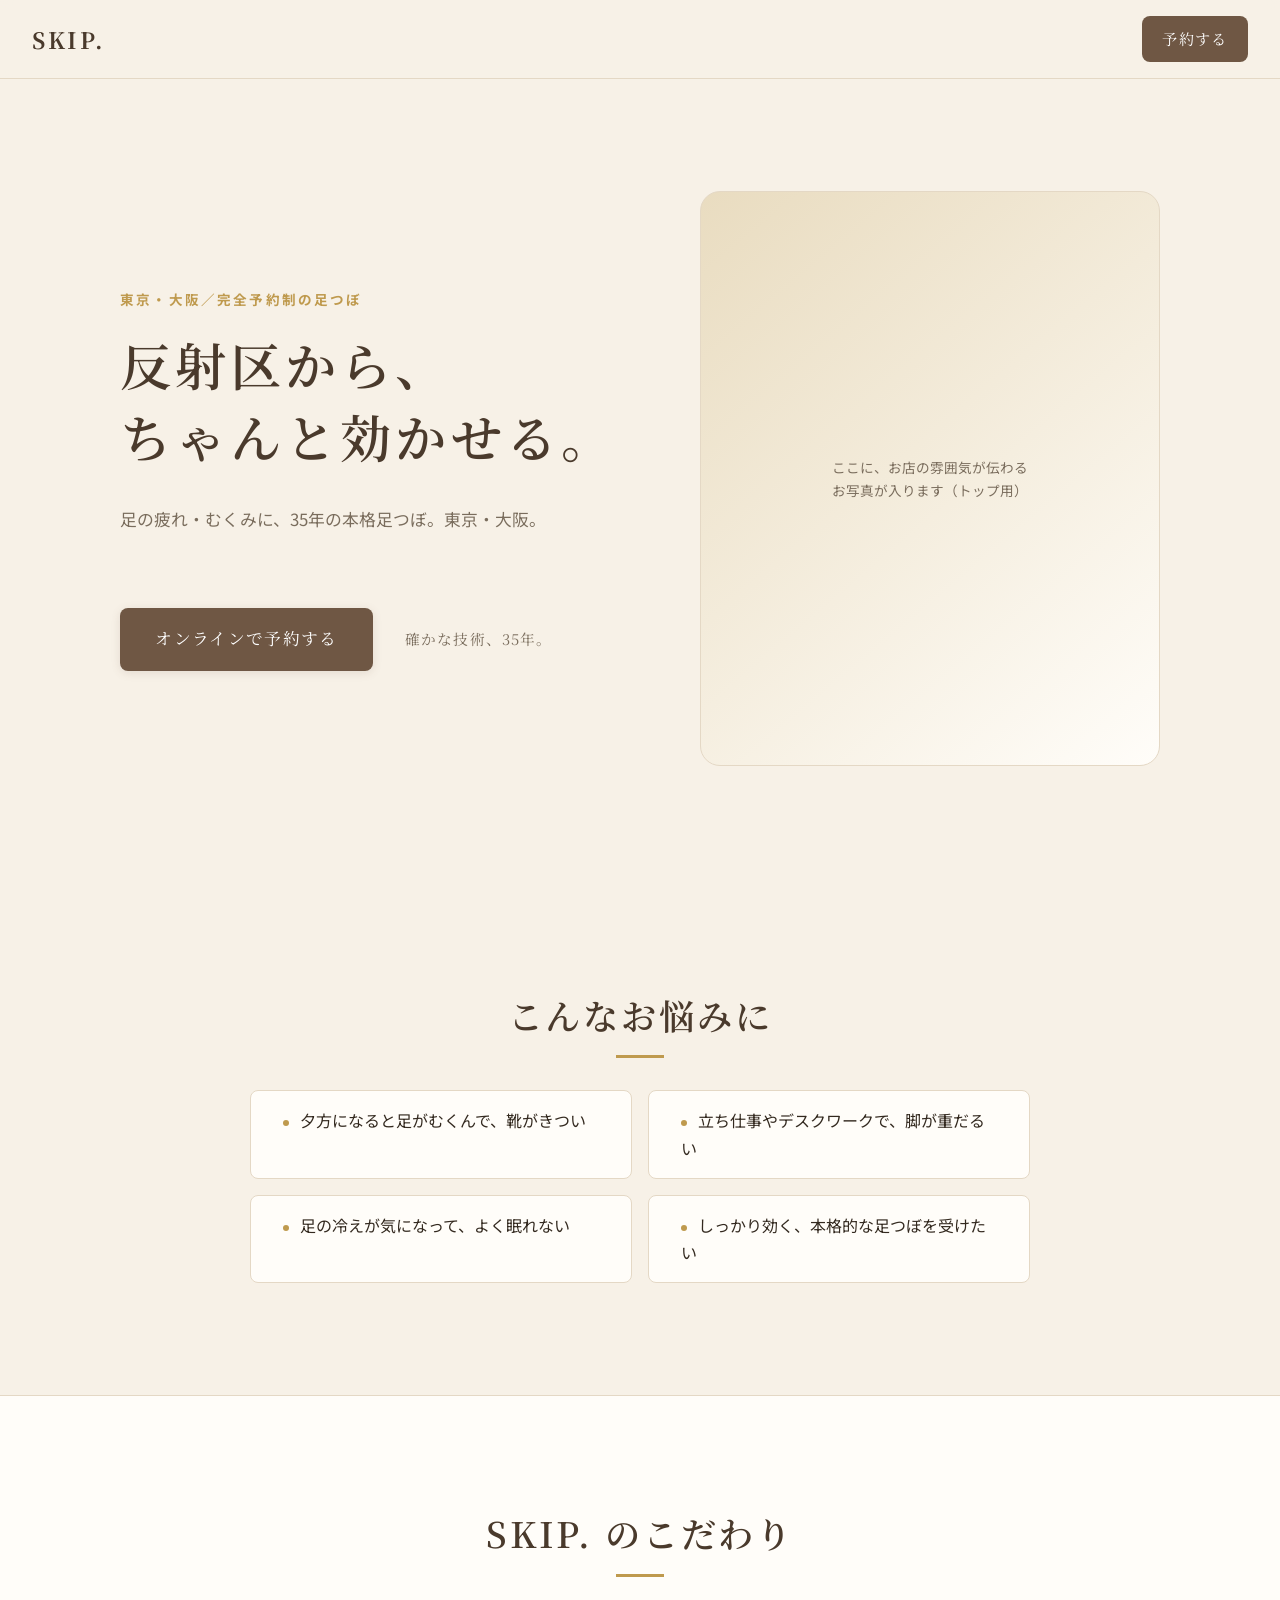
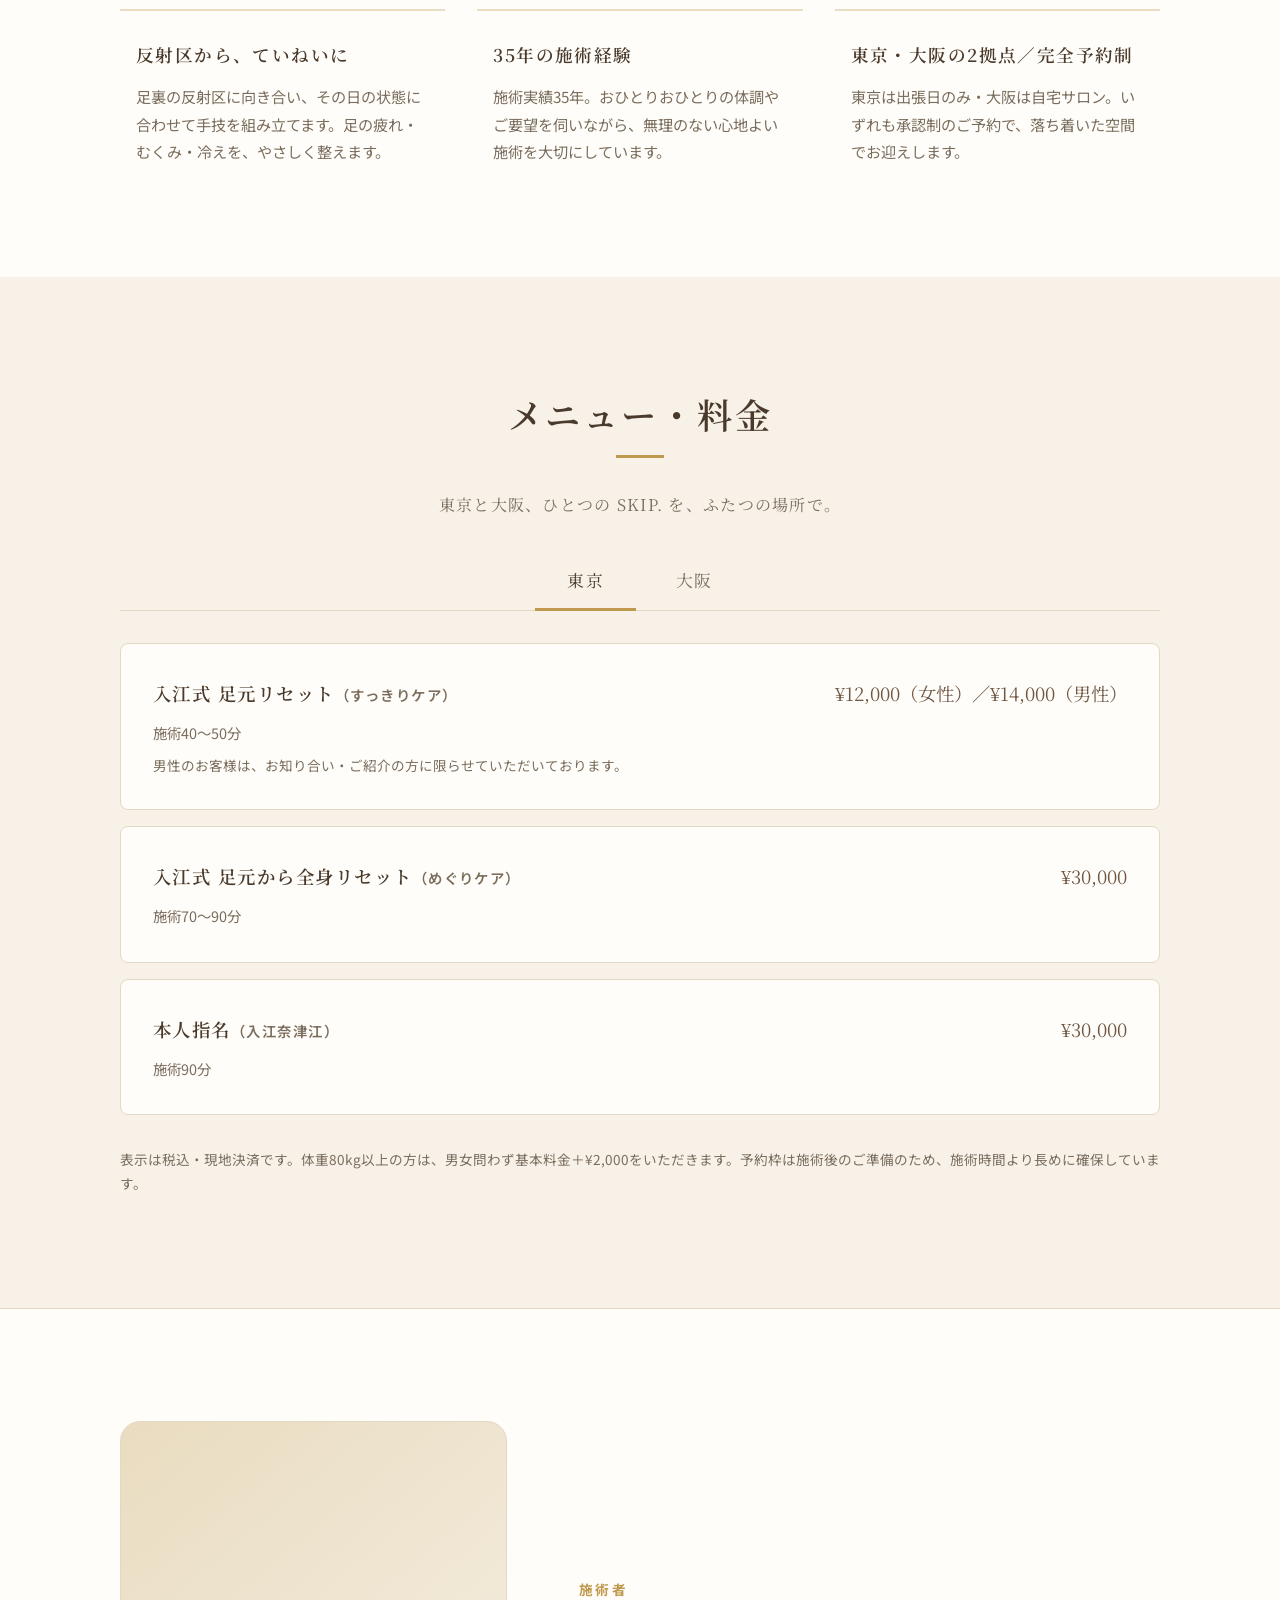
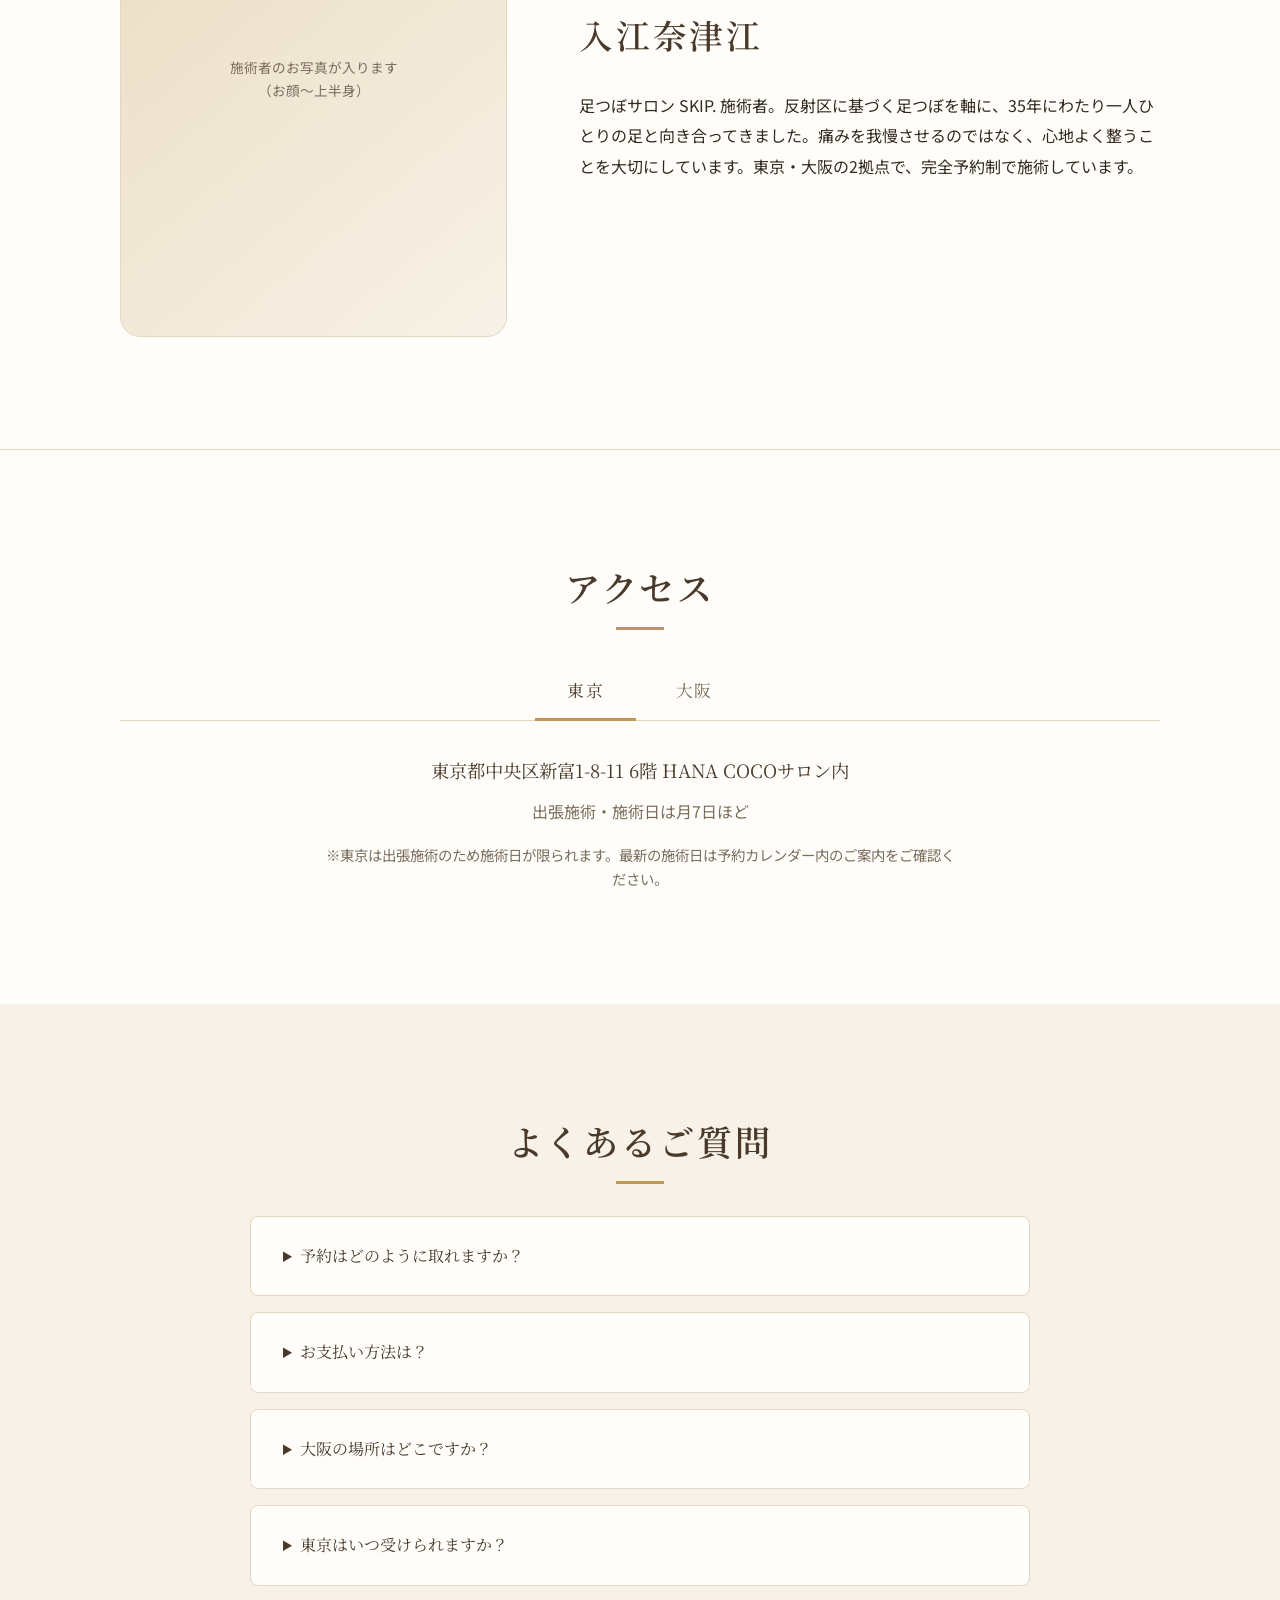
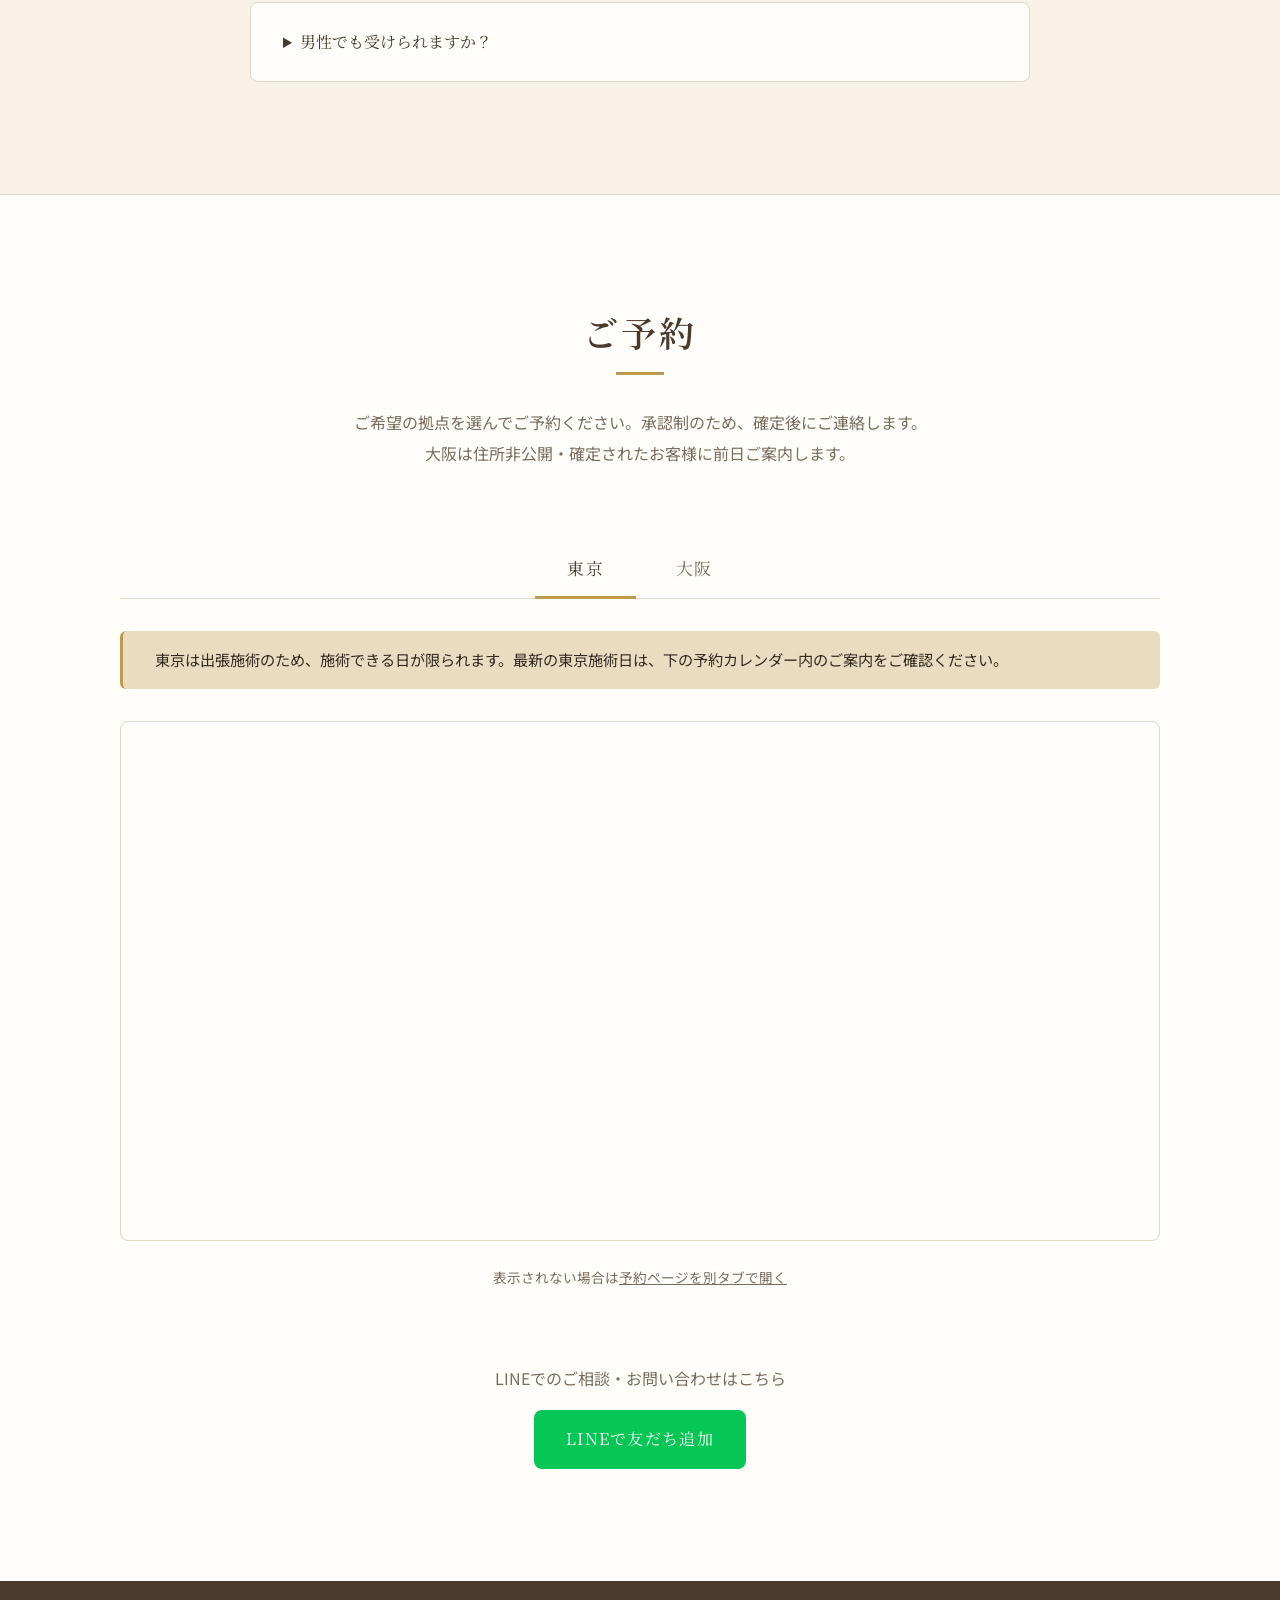
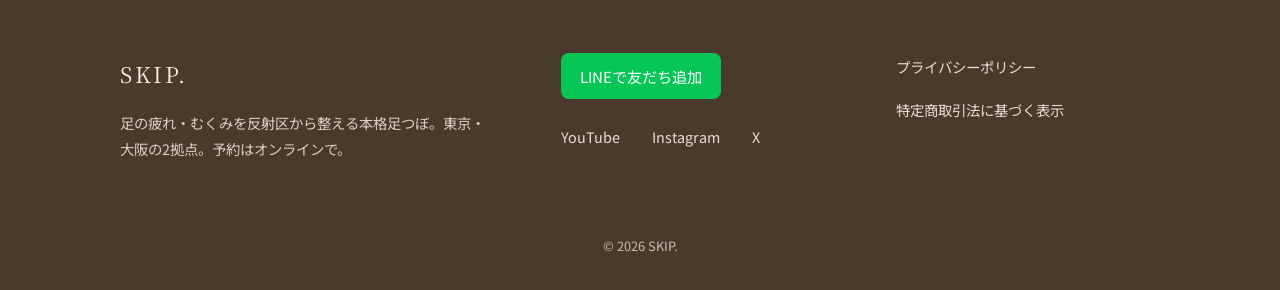
<file: index.html>
<!DOCTYPE html><html lang="ja"><head><meta charset="UTF-8"><meta name="viewport" content="width=device-width, initial-scale=1.0"><title>SKIP.｜足つぼサロン</title><meta name="description" content="足の疲れ・むくみを反射区から整える本格足つぼ。東京・大阪の2拠点。予約はオンラインで。"><link rel="canonical" href="https://ashitsuboskip.com/"><link rel="icon" type="image/svg+xml" href="favicon.svg"><!-- OGP（LINE/SNSで共有されたときのカード表示）。og:image は本人写真確定後に差し替え（TODO本人操作） --><meta property="og:type" content="website"><meta property="og:site_name" content="SKIP."><meta property="og:title" content="SKIP.｜足つぼサロン"><meta property="og:description" content="足の疲れ・むくみを反射区から整える本格足つぼ。東京・大阪の2拠点。予約はオンラインで。"><meta property="og:url" content="https://ashitsuboskip.com/"><meta property="og:locale" content="ja_JP"><meta name="twitter:card" content="summary"><link rel="preconnect" href="https://fonts.googleapis.com"><link rel="preconnect" href="https://fonts.gstatic.com" crossorigin><link href="https://fonts.googleapis.com/css2?family=Noto+Sans+JP:wght@400;500;700&family=Noto+Serif+JP:wght@500;600;700&display=swap" rel="stylesheet"><style>:root{--color-bg:#f7f1e7;--color-surface:#fffdf9;--color-primary:#6f5744;--color-primary-dark:#4a3a2c;--color-accent:#bf9a4e;--color-accent-soft:#e9dcc0;--color-text:#33291f;--color-text-muted:#7a6d5d;--color-border:#e4d8c5;--font-heading:"Noto Serif JP", "Hiragino Mincho ProN", "Yu Mincho", "YuMincho", serif;--font-base:"Noto Sans JP", system-ui, -apple-system, "Hiragino Kaku Gothic ProN", "Yu Gothic", sans-serif;--font-size-base:16px;--line-height-base:1.9;--tracking-wide:.08em;--content-max-width:1040px;--radius:8px;--radius-lg:20px;--space-xs:.5rem;--space-sm:1rem;--space-md:2rem;--space-lg:4.5rem;--space-xl:7rem;color-scheme:light;scroll-behavior:smooth}*{box-sizing:border-box}body{font-family:var(--font-base);font-size:var(--font-size-base);line-height:var(--line-height-base);color:var(--color-text);background:var(--color-bg);margin:0}h1,h2,h3{font-family:var(--font-heading);letter-spacing:var(--tracking-wide);color:var(--color-primary-dark);font-weight:600;line-height:1.4}img{max-width:100%;height:auto;display:block}a{color:inherit}.footer[data-astro-cid-nns7i3if]{background:var(--color-primary-dark);color:var(--color-bg);padding:var(--space-lg) var(--space-md) var(--space-md)}.footer__inner[data-astro-cid-nns7i3if]{max-width:var(--content-max-width);gap:var(--space-lg);grid-template-columns:1.4fr 1fr 1fr;align-items:start;margin:0 auto;display:grid}.footer__brand[data-astro-cid-nns7i3if]{font-family:var(--font-heading);letter-spacing:.12em;margin-bottom:var(--space-sm);font-size:1.35rem;display:block}.footer__tagline[data-astro-cid-nns7i3if]{opacity:.82;margin:0;font-size:.9rem;line-height:1.8}.footer__links[data-astro-cid-nns7i3if]{gap:var(--space-sm);flex-direction:column;align-items:flex-start;display:flex}.footer__cta[data-astro-cid-nns7i3if],.footer__review[data-astro-cid-nns7i3if]{border-radius:var(--radius);padding:.55rem 1.2rem;font-size:.95rem;text-decoration:none}.footer__cta[data-astro-cid-nns7i3if]{color:#fff;background:#06c755}.footer__review[data-astro-cid-nns7i3if]{background:var(--color-accent);color:var(--color-primary-dark)}.footer__sns[data-astro-cid-nns7i3if]{gap:var(--space-md);margin-top:var(--space-xs);display:flex}.footer__sns[data-astro-cid-nns7i3if] a[data-astro-cid-nns7i3if]{color:var(--color-bg);opacity:.9;border-bottom:1px solid #0000;font-size:.9rem;text-decoration:none}.footer__sns[data-astro-cid-nns7i3if] a[data-astro-cid-nns7i3if]:hover{border-bottom-color:var(--color-accent)}.footer__legal[data-astro-cid-nns7i3if]{gap:var(--space-sm);flex-direction:column;display:flex}.footer__legal[data-astro-cid-nns7i3if] a[data-astro-cid-nns7i3if]{color:var(--color-bg);opacity:.9;font-size:.9rem;text-decoration:none}.footer__legal[data-astro-cid-nns7i3if] a[data-astro-cid-nns7i3if]:hover{text-decoration:underline}.footer__copy[data-astro-cid-nns7i3if]{text-align:center;margin:var(--space-lg) 0 0;opacity:.7;font-size:.8rem}@media (width<=720px){.footer__inner[data-astro-cid-nns7i3if]{gap:var(--space-md);grid-template-columns:1fr}}
</style><link rel="stylesheet" href="astro/index.B2bqiWtq.css"></head><body><header class="site-header" data-astro-cid-lcdefpme><span class="site-header__brand" data-astro-cid-lcdefpme>SKIP.</span><a class="btn btn--sm" href="#reserve" data-astro-cid-lcdefpme>予約する</a></header><section class="fv" data-astro-cid-lcdefpme><div class="fv__inner" data-astro-cid-lcdefpme><div class="fv__copy" data-astro-cid-lcdefpme><p class="fv__eyebrow" data-astro-cid-lcdefpme>東京・大阪／完全予約制の足つぼ</p><h1 class="fv__catch" data-astro-cid-lcdefpme><span class="fv__catch-line" data-astro-cid-lcdefpme>反射区から、</span><span class="fv__catch-line" data-astro-cid-lcdefpme>ちゃんと効かせる。</span></h1><p class="fv__sub" data-astro-cid-lcdefpme>足の疲れ・むくみに、35年の本格足つぼ。東京・大阪。</p><div class="fv__cta" data-astro-cid-lcdefpme><a class="btn btn--lg" href="#reserve" data-astro-cid-lcdefpme>オンラインで予約する</a><span class="fv__trust" data-astro-cid-lcdefpme>確かな技術、35年。</span></div></div><div class="fv__visual" role="img" aria-label="施術者本人の写真（プロ撮影・掲載予定）" data-astro-cid-lcdefpme><span class="fv__visual-note" data-astro-cid-lcdefpme>ここに、お店の雰囲気が伝わる<br data-astro-cid-lcdefpme>お写真が入ります（トップ用）</span></div></div></section><section class="problems" data-astro-cid-lcdefpme><div class="problems__inner" data-astro-cid-lcdefpme><h2 class="section-title" data-astro-cid-lcdefpme>こんなお悩みに</h2><ul class="problems__list" data-astro-cid-lcdefpme><li class="problems__item" data-astro-cid-lcdefpme>夕方になると足がむくんで、靴がきつい</li><li class="problems__item" data-astro-cid-lcdefpme>立ち仕事やデスクワークで、脚が重だるい</li><li class="problems__item" data-astro-cid-lcdefpme>足の冷えが気になって、よく眠れない</li><li class="problems__item" data-astro-cid-lcdefpme>しっかり効く、本格的な足つぼを受けたい</li></ul></div></section><section class="features" data-astro-cid-lcdefpme><div class="features__inner" data-astro-cid-lcdefpme><h2 class="section-title" data-astro-cid-lcdefpme>SKIP. のこだわり</h2><div class="features__grid" data-astro-cid-lcdefpme><div class="feature-card" data-astro-cid-lcdefpme><h3 class="feature-card__title" data-astro-cid-lcdefpme>反射区から、ていねいに</h3><p class="feature-card__body" data-astro-cid-lcdefpme>足裏の反射区に向き合い、その日の状態に合わせて手技を組み立てます。足の疲れ・むくみ・冷えを、やさしく整えます。</p></div><div class="feature-card" data-astro-cid-lcdefpme><h3 class="feature-card__title" data-astro-cid-lcdefpme>35年の施術経験</h3><p class="feature-card__body" data-astro-cid-lcdefpme>施術実績35年。おひとりおひとりの体調やご要望を伺いながら、無理のない心地よい施術を大切にしています。</p></div><div class="feature-card" data-astro-cid-lcdefpme><h3 class="feature-card__title" data-astro-cid-lcdefpme>東京・大阪の2拠点／完全予約制</h3><p class="feature-card__body" data-astro-cid-lcdefpme>東京は出張日のみ・大阪は自宅サロン。いずれも承認制のご予約で、落ち着いた空間でお迎えします。</p></div></div></div></section><section id="menu" class="menu" data-astro-cid-lcdefpme><div class="menu__inner" data-astro-cid-lcdefpme><h2 class="section-title" data-astro-cid-lcdefpme>メニュー・料金</h2><p class="world-line" data-astro-cid-lcdefpme>東京と大阪、ひとつの SKIP. を、ふたつの場所で。</p><div class="loctabs" data-loctabs="menu" data-astro-cid-6bfkhflp><div class="loctabs__nav" role="tablist" aria-label="拠点の切替" data-astro-cid-6bfkhflp><button type="button" role="tab" class="loctabs__tab is-active" data-loc-target="tokyo" aria-selected="true" data-astro-cid-6bfkhflp>東京</button><button type="button" role="tab" class="loctabs__tab" data-loc-target="osaka" aria-selected="false" data-astro-cid-6bfkhflp>大阪</button></div><div class="loctabs__panel is-active" data-loc-panel="tokyo" role="tabpanel" data-astro-cid-6bfkhflp><ul class="menu-list" data-astro-cid-gxj5bkcp><li class="menu-card" data-astro-cid-gxj5bkcp><div class="menu-card__head" data-astro-cid-gxj5bkcp><h3 class="menu-card__name" data-astro-cid-gxj5bkcp>入江式 足元リセット<span class="menu-card__sub" data-astro-cid-gxj5bkcp>（すっきりケア）</span></h3><span class="menu-card__price" data-astro-cid-gxj5bkcp>¥12,000（女性）／¥14,000（男性）</span></div><p class="menu-card__meta" data-astro-cid-gxj5bkcp>施術40〜50分</p><p class="menu-card__note" data-astro-cid-gxj5bkcp>男性のお客様は、お知り合い・ご紹介の方に限らせていただいております。</p></li><li class="menu-card" data-astro-cid-gxj5bkcp><div class="menu-card__head" data-astro-cid-gxj5bkcp><h3 class="menu-card__name" data-astro-cid-gxj5bkcp>入江式 足元から全身リセット<span class="menu-card__sub" data-astro-cid-gxj5bkcp>（めぐりケア）</span></h3><span class="menu-card__price" data-astro-cid-gxj5bkcp>¥30,000</span></div><p class="menu-card__meta" data-astro-cid-gxj5bkcp>施術70〜90分</p></li><li class="menu-card" data-astro-cid-gxj5bkcp><div class="menu-card__head" data-astro-cid-gxj5bkcp><h3 class="menu-card__name" data-astro-cid-gxj5bkcp>本人指名<span class="menu-card__sub" data-astro-cid-gxj5bkcp>（入江奈津江）</span></h3><span class="menu-card__price" data-astro-cid-gxj5bkcp>¥30,000</span></div><p class="menu-card__meta" data-astro-cid-gxj5bkcp>施術90分</p></li></ul></div><div class="loctabs__panel" data-loc-panel="osaka" role="tabpanel" data-astro-cid-6bfkhflp><ul class="menu-list" data-astro-cid-gxj5bkcp><li class="menu-card" data-astro-cid-gxj5bkcp><div class="menu-card__head" data-astro-cid-gxj5bkcp><h3 class="menu-card__name" data-astro-cid-gxj5bkcp>入江式 足元リセット<span class="menu-card__sub" data-astro-cid-gxj5bkcp>（すっきりケア）</span></h3><span class="menu-card__price" data-astro-cid-gxj5bkcp>¥12,000（女性）／¥14,000（男性）</span></div><p class="menu-card__meta" data-astro-cid-gxj5bkcp>施術40〜50分</p><p class="menu-card__note" data-astro-cid-gxj5bkcp>男性のお客様は、お知り合い・ご紹介の方に限らせていただいております。</p></li><li class="menu-card" data-astro-cid-gxj5bkcp><div class="menu-card__head" data-astro-cid-gxj5bkcp><h3 class="menu-card__name" data-astro-cid-gxj5bkcp>入江式 足元から全身リセット<span class="menu-card__sub" data-astro-cid-gxj5bkcp>（めぐりケア）</span></h3><span class="menu-card__price" data-astro-cid-gxj5bkcp>¥30,000</span></div><p class="menu-card__meta" data-astro-cid-gxj5bkcp>施術70〜90分</p></li><li class="menu-card" data-astro-cid-gxj5bkcp><div class="menu-card__head" data-astro-cid-gxj5bkcp><h3 class="menu-card__name" data-astro-cid-gxj5bkcp>入江式 オーダーメイドボディケア</h3><span class="menu-card__price" data-astro-cid-gxj5bkcp>¥3,000〜</span></div><p class="menu-card__meta" data-astro-cid-gxj5bkcp>施術60分</p><p class="menu-card__note" data-astro-cid-gxj5bkcp>大阪限定。ご来店時の体調に合わせて、ご予算・お時間に応じたオーダーメイド。</p></li><li class="menu-card" data-astro-cid-gxj5bkcp><div class="menu-card__head" data-astro-cid-gxj5bkcp><h3 class="menu-card__name" data-astro-cid-gxj5bkcp>本人指名<span class="menu-card__sub" data-astro-cid-gxj5bkcp>（入江奈津江）</span></h3><span class="menu-card__price" data-astro-cid-gxj5bkcp>¥30,000</span></div><p class="menu-card__meta" data-astro-cid-gxj5bkcp>施術90分</p></li></ul></div></div><script type="module">document.querySelectorAll(`[data-loctabs]`).forEach(e=>{let t=e.querySelectorAll(`.loctabs__tab`),n=e.querySelectorAll(`.loctabs__panel`);t.forEach(e=>{e.addEventListener(`click`,()=>{let r=e.dataset.locTarget;t.forEach(t=>{let n=t===e;t.classList.toggle(`is-active`,n),t.setAttribute(`aria-selected`,n?`true`:`false`)}),n.forEach(e=>{e.classList.toggle(`is-active`,e.dataset.locPanel===r)})})})});</script><p class="menu__note" data-astro-cid-lcdefpme>表示は税込・現地決済です。体重80kg以上の方は、男女問わず基本料金＋¥2,000をいただきます。予約枠は施術後のご準備のため、施術時間より長めに確保しています。</p></div></section><section class="profile" data-astro-cid-lcdefpme><div class="profile__inner" data-astro-cid-lcdefpme><div class="profile__photo" role="img" aria-label="施術者の写真（掲載予定）" data-astro-cid-lcdefpme><span class="profile__photo-note" data-astro-cid-lcdefpme>施術者のお写真が入ります<br data-astro-cid-lcdefpme>（お顔〜上半身）</span></div><div class="profile__copy" data-astro-cid-lcdefpme><p class="profile__eyebrow" data-astro-cid-lcdefpme>施術者</p><h2 class="profile__name" data-astro-cid-lcdefpme>入江奈津江</h2><p class="profile__body" data-astro-cid-lcdefpme>足つぼサロン SKIP. 施術者。反射区に基づく足つぼを軸に、35年にわたり一人ひとりの足と向き合ってきました。痛みを我慢させるのではなく、心地よく整うことを大切にしています。東京・大阪の2拠点で、完全予約制で施術しています。</p></div></div></section><section id="access" class="access" data-astro-cid-lcdefpme><div class="access__inner" data-astro-cid-lcdefpme><h2 class="section-title" data-astro-cid-lcdefpme>アクセス</h2><div class="loctabs" data-loctabs="access" data-astro-cid-6bfkhflp><div class="loctabs__nav" role="tablist" aria-label="拠点の切替" data-astro-cid-6bfkhflp><button type="button" role="tab" class="loctabs__tab is-active" data-loc-target="tokyo" aria-selected="true" data-astro-cid-6bfkhflp>東京</button><button type="button" role="tab" class="loctabs__tab" data-loc-target="osaka" aria-selected="false" data-astro-cid-6bfkhflp>大阪</button></div><div class="loctabs__panel is-active" data-loc-panel="tokyo" role="tabpanel" data-astro-cid-6bfkhflp><div class="access__panel" data-astro-cid-lcdefpme><p class="access__area" data-astro-cid-lcdefpme>東京都中央区新富1-8-11 6階 HANA COCOサロン内</p><p class="access__note" data-astro-cid-lcdefpme>出張施術・施術日は月7日ほど</p><p class="access__policy" data-astro-cid-lcdefpme>※東京は出張施術のため施術日が限られます。最新の施術日は予約カレンダー内のご案内をご確認ください。</p></div></div><div class="loctabs__panel" data-loc-panel="osaka" role="tabpanel" data-astro-cid-6bfkhflp><div class="access__panel" data-astro-cid-lcdefpme><p class="access__area" data-astro-cid-lcdefpme>大阪市此花区エリア（ユニバーサルシティ駅近く）</p><p class="access__note" data-astro-cid-lcdefpme>自宅・住所非公開（確定者に前日通知）</p><p class="access__policy" data-astro-cid-lcdefpme>※住所は非公開です。ご予約が確定したお客様に、前日までに公式LINEで詳しいご案内をお送りします。</p></div></div></div></div></section><section class="faq" data-astro-cid-lcdefpme><div class="faq__inner" data-astro-cid-lcdefpme><h2 class="section-title" data-astro-cid-lcdefpme>よくあるご質問</h2><div class="faq__list" data-astro-cid-lcdefpme><details class="faq__item" data-astro-cid-lcdefpme><summary class="faq__q" data-astro-cid-lcdefpme>予約はどのように取れますか？</summary><p class="faq__a" data-astro-cid-lcdefpme>オンライン予約（承認制）です。ご希望日時でお申し込みいただき、確定後にご連絡します。LINEでのご相談も承ります。</p></details><details class="faq__item" data-astro-cid-lcdefpme><summary class="faq__q" data-astro-cid-lcdefpme>お支払い方法は？</summary><p class="faq__a" data-astro-cid-lcdefpme>現地でのお支払い（現地決済）です。</p></details><details class="faq__item" data-astro-cid-lcdefpme><summary class="faq__q" data-astro-cid-lcdefpme>大阪の場所はどこですか？</summary><p class="faq__a" data-astro-cid-lcdefpme>大阪は自宅サロンのため住所は非公開です。ご予約が確定したお客様に、前日までにLINEで詳しいご案内をお送りします（ユニバーサルシティ駅近く）。</p></details><details class="faq__item" data-astro-cid-lcdefpme><summary class="faq__q" data-astro-cid-lcdefpme>東京はいつ受けられますか？</summary><p class="faq__a" data-astro-cid-lcdefpme>東京は出張施術のため、施術日が限られます。最新の施術日は、予約カレンダー内のご案内をご確認ください。</p></details><details class="faq__item" data-astro-cid-lcdefpme><summary class="faq__q" data-astro-cid-lcdefpme>男性でも受けられますか？</summary><p class="faq__a" data-astro-cid-lcdefpme>男性のお客様は、お知り合い・ご紹介の方に限らせていただいております。</p></details></div></div></section><section id="reserve" class="reserve" data-astro-cid-lcdefpme><div class="reserve__inner" data-astro-cid-lcdefpme><h2 class="section-title" data-astro-cid-lcdefpme>ご予約</h2><p class="reserve__lead" data-astro-cid-lcdefpme>ご希望の拠点を選んでご予約ください。承認制のため、確定後にご連絡します。<br data-astro-cid-lcdefpme>大阪は住所非公開・確定されたお客様に前日ご案内します。</p><div class="loctabs" data-loctabs="reserve" data-astro-cid-6bfkhflp><div class="loctabs__nav" role="tablist" aria-label="拠点の切替" data-astro-cid-6bfkhflp><button type="button" role="tab" class="loctabs__tab is-active" data-loc-target="tokyo" aria-selected="true" data-astro-cid-6bfkhflp>東京</button><button type="button" role="tab" class="loctabs__tab" data-loc-target="osaka" aria-selected="false" data-astro-cid-6bfkhflp>大阪</button></div><div class="loctabs__panel is-active" data-loc-panel="tokyo" role="tabpanel" data-astro-cid-6bfkhflp><p class="reserve__note" data-astro-cid-lcdefpme>東京は出張施術のため、施術できる日が限られます。最新の東京施術日は、下の予約カレンダー内のご案内をご確認ください。</p><div class="stores-embed-wrap" data-astro-cid-4loeblxa><iframe class="stores-embed" src="https://ashitsuboskip.stores.jp/reserve/honten-o1ggvq/1900157" title="東京の予約（STORES予約）" loading="lazy" data-astro-cid-4loeblxa></iframe><p class="stores-embed__fallback" data-astro-cid-4loeblxa>表示されない場合は<a href="https://ashitsuboskip.stores.jp/reserve/honten-o1ggvq/1900157" target="_blank" rel="noopener noreferrer" data-astro-cid-4loeblxa>予約ページを別タブで開く</a></p></div></div><div class="loctabs__panel" data-loc-panel="osaka" role="tabpanel" data-astro-cid-6bfkhflp><div class="stores-embed-wrap" data-astro-cid-4loeblxa><iframe class="stores-embed" src="https://ashitsuboskip.stores.jp/reserve/honten-o1ggvq/3253407" title="大阪の予約（STORES予約）" loading="lazy" data-astro-cid-4loeblxa></iframe><p class="stores-embed__fallback" data-astro-cid-4loeblxa>表示されない場合は<a href="https://ashitsuboskip.stores.jp/reserve/honten-o1ggvq/3253407" target="_blank" rel="noopener noreferrer" data-astro-cid-4loeblxa>予約ページを別タブで開く</a></p></div></div></div><div class="reserve__line" data-astro-cid-lcdefpme><p class="reserve__line-text" data-astro-cid-lcdefpme>LINEでのご相談・お問い合わせはこちら</p><a class="btn btn--line" href="https://lin.ee/WcDvA5I" data-astro-cid-lcdefpme>LINEで友だち追加</a></div></div></section><a class="reserve-float" href="#reserve" hidden data-astro-cid-lcdefpme>予約する</a><footer class="footer" data-astro-cid-nns7i3if><div class="footer__inner" data-astro-cid-nns7i3if><div class="footer__brand-col" data-astro-cid-nns7i3if><span class="footer__brand" data-astro-cid-nns7i3if>SKIP.</span><p class="footer__tagline" data-astro-cid-nns7i3if>足の疲れ・むくみを反射区から整える本格足つぼ。東京・大阪の2拠点。予約はオンラインで。</p></div><div class="footer__links" data-astro-cid-nns7i3if><a class="footer__cta" href="https://lin.ee/WcDvA5I" target="_blank" rel="noopener noreferrer" data-astro-cid-nns7i3if>LINEで友だち追加</a><nav class="footer__sns" aria-label="SNS" data-astro-cid-nns7i3if><a href="https://www.youtube.com/channel/UCnagE2qfmnYJCE6eqJ1BgZA" target="_blank" rel="noopener noreferrer" data-astro-cid-nns7i3if>YouTube</a><a href="https://www.instagram.com/bikyakuclub" target="_blank" rel="noopener noreferrer" data-astro-cid-nns7i3if>Instagram</a><a href="https://x.com/ashitsuboskip" target="_blank" rel="noopener noreferrer" data-astro-cid-nns7i3if>X</a></nav></div><nav class="footer__legal" aria-label="規約・方針" data-astro-cid-nns7i3if><a href="privacy/" data-astro-cid-nns7i3if>プライバシーポリシー</a><a href="tokushoho/" data-astro-cid-nns7i3if>特定商取引法に基づく表示</a></nav></div><p class="footer__copy" data-astro-cid-nns7i3if>© 2026 SKIP.</p></footer></body></html><script type="module">var e=document.querySelector(`.reserve-float`),t=document.querySelector(`.fv`),n=document.querySelector(`#reserve`);if(e instanceof HTMLElement&&t){e.hidden=!1;let r=!1,i=!1,a=()=>e.classList.toggle(`is-shown`,r&&!i);new IntersectionObserver(([e])=>{r=!e.isIntersecting,a()}).observe(t),n&&new IntersectionObserver(([e])=>{i=e.isIntersecting,a()},{threshold:.15}).observe(n)}if(!window.matchMedia(`(prefers-reduced-motion: reduce)`).matches&&`IntersectionObserver`in window){document.documentElement.classList.add(`reveal-on`);let e=document.querySelectorAll(`.fv__copy, .problems__inner, .features__inner, .menu__inner, .profile__inner, .access__inner, .faq__inner, .reserve__inner`),t=new IntersectionObserver(e=>{e.forEach(e=>{e.isIntersecting&&(e.target.classList.add(`is-in`),t.unobserve(e.target))})},{threshold:.12,rootMargin:`0px 0px -8% 0px`});e.forEach(e=>{e.classList.add(`reveal`),t.observe(e)})}</script>
</file>
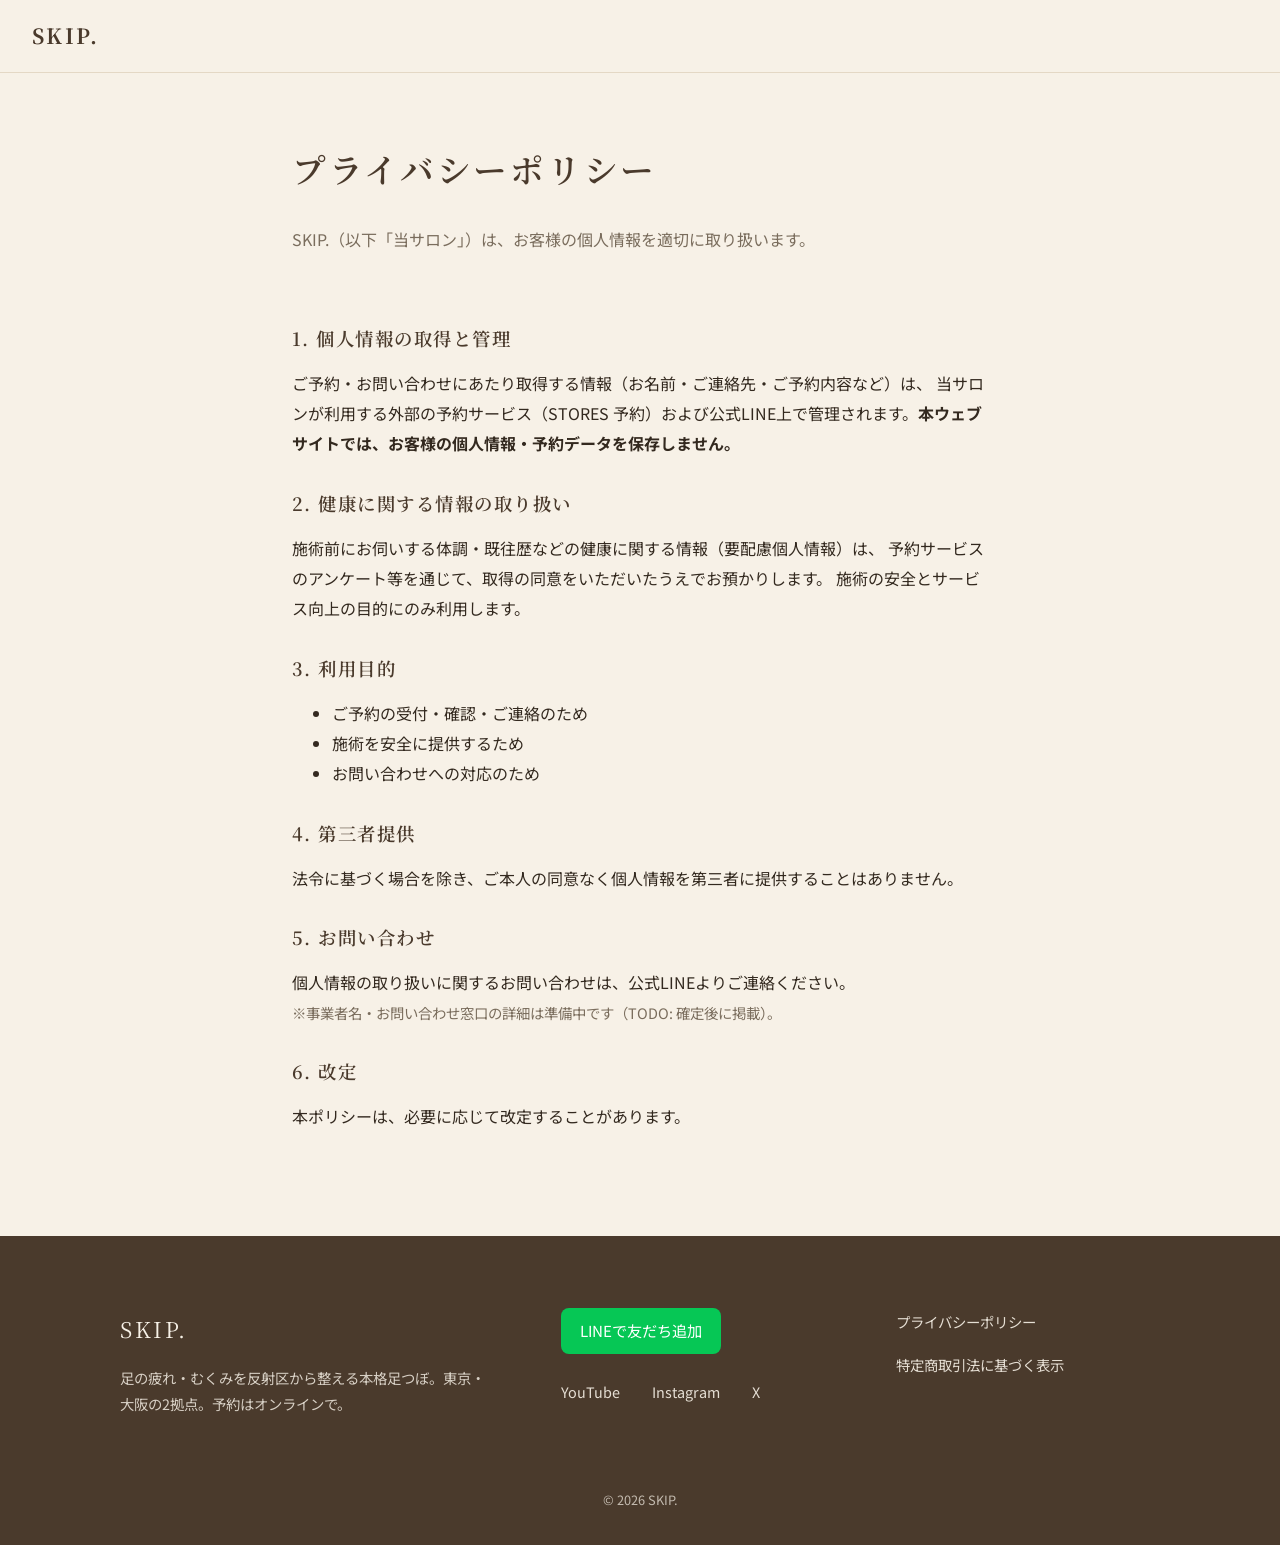
<file: privacy/index.html>
<!DOCTYPE html><html lang="ja"><head><meta charset="UTF-8"><meta name="viewport" content="width=device-width, initial-scale=1.0"><title>プライバシーポリシー | SKIP.</title><meta name="description" content="SKIP. のプライバシーポリシー"><link rel="canonical" href="https://ashitsuboskip.com/privacy/"><link rel="icon" type="image/svg+xml" href="../favicon.svg"><!-- OGP（LINE/SNSで共有されたときのカード表示）。og:image は本人写真確定後に差し替え（TODO本人操作） --><meta property="og:type" content="website"><meta property="og:site_name" content="SKIP."><meta property="og:title" content="プライバシーポリシー | SKIP."><meta property="og:description" content="SKIP. のプライバシーポリシー"><meta property="og:url" content="https://ashitsuboskip.com/privacy/"><meta property="og:locale" content="ja_JP"><meta name="twitter:card" content="summary"><link rel="preconnect" href="https://fonts.googleapis.com"><link rel="preconnect" href="https://fonts.gstatic.com" crossorigin><link href="https://fonts.googleapis.com/css2?family=Noto+Sans+JP:wght@400;500;700&family=Noto+Serif+JP:wght@500;600;700&display=swap" rel="stylesheet"><style>:root{--color-bg:#f7f1e7;--color-surface:#fffdf9;--color-primary:#6f5744;--color-primary-dark:#4a3a2c;--color-accent:#bf9a4e;--color-accent-soft:#e9dcc0;--color-text:#33291f;--color-text-muted:#7a6d5d;--color-border:#e4d8c5;--font-heading:"Noto Serif JP", "Hiragino Mincho ProN", "Yu Mincho", "YuMincho", serif;--font-base:"Noto Sans JP", system-ui, -apple-system, "Hiragino Kaku Gothic ProN", "Yu Gothic", sans-serif;--font-size-base:16px;--line-height-base:1.9;--tracking-wide:.08em;--content-max-width:1040px;--radius:8px;--radius-lg:20px;--space-xs:.5rem;--space-sm:1rem;--space-md:2rem;--space-lg:4.5rem;--space-xl:7rem;color-scheme:light;scroll-behavior:smooth}*{box-sizing:border-box}body{font-family:var(--font-base);font-size:var(--font-size-base);line-height:var(--line-height-base);color:var(--color-text);background:var(--color-bg);margin:0}h1,h2,h3{font-family:var(--font-heading);letter-spacing:var(--tracking-wide);color:var(--color-primary-dark);font-weight:600;line-height:1.4}img{max-width:100%;height:auto;display:block}a{color:inherit}.footer[data-astro-cid-nns7i3if]{background:var(--color-primary-dark);color:var(--color-bg);padding:var(--space-lg) var(--space-md) var(--space-md)}.footer__inner[data-astro-cid-nns7i3if]{max-width:var(--content-max-width);gap:var(--space-lg);grid-template-columns:1.4fr 1fr 1fr;align-items:start;margin:0 auto;display:grid}.footer__brand[data-astro-cid-nns7i3if]{font-family:var(--font-heading);letter-spacing:.12em;margin-bottom:var(--space-sm);font-size:1.35rem;display:block}.footer__tagline[data-astro-cid-nns7i3if]{opacity:.82;margin:0;font-size:.9rem;line-height:1.8}.footer__links[data-astro-cid-nns7i3if]{gap:var(--space-sm);flex-direction:column;align-items:flex-start;display:flex}.footer__cta[data-astro-cid-nns7i3if],.footer__review[data-astro-cid-nns7i3if]{border-radius:var(--radius);padding:.55rem 1.2rem;font-size:.95rem;text-decoration:none}.footer__cta[data-astro-cid-nns7i3if]{color:#fff;background:#06c755}.footer__review[data-astro-cid-nns7i3if]{background:var(--color-accent);color:var(--color-primary-dark)}.footer__sns[data-astro-cid-nns7i3if]{gap:var(--space-md);margin-top:var(--space-xs);display:flex}.footer__sns[data-astro-cid-nns7i3if] a[data-astro-cid-nns7i3if]{color:var(--color-bg);opacity:.9;border-bottom:1px solid #0000;font-size:.9rem;text-decoration:none}.footer__sns[data-astro-cid-nns7i3if] a[data-astro-cid-nns7i3if]:hover{border-bottom-color:var(--color-accent)}.footer__legal[data-astro-cid-nns7i3if]{gap:var(--space-sm);flex-direction:column;display:flex}.footer__legal[data-astro-cid-nns7i3if] a[data-astro-cid-nns7i3if]{color:var(--color-bg);opacity:.9;font-size:.9rem;text-decoration:none}.footer__legal[data-astro-cid-nns7i3if] a[data-astro-cid-nns7i3if]:hover{text-decoration:underline}.footer__copy[data-astro-cid-nns7i3if]{text-align:center;margin:var(--space-lg) 0 0;opacity:.7;font-size:.8rem}@media (width<=720px){.footer__inner[data-astro-cid-nns7i3if]{gap:var(--space-md);grid-template-columns:1fr}}
.legal-header[data-astro-cid-u6ohjolg]{padding:var(--space-sm) var(--space-md);border-bottom:1px solid var(--color-border)}.legal-header__brand[data-astro-cid-u6ohjolg]{font-family:var(--font-heading);letter-spacing:.12em;color:var(--color-primary-dark);font-size:1.3rem;font-weight:700;text-decoration:none}.legal[data-astro-cid-u6ohjolg]{max-width:760px;padding:var(--space-lg) var(--space-md);margin:0 auto}.legal__title[data-astro-cid-u6ohjolg]{margin:0 0 var(--space-md);font-size:clamp(1.6rem,3vw,2.1rem)}.legal__lead[data-astro-cid-u6ohjolg]{color:var(--color-text-muted);margin:0 0 var(--space-lg)}.legal__section[data-astro-cid-u6ohjolg]{margin-bottom:var(--space-md)}.legal__section[data-astro-cid-u6ohjolg] h2[data-astro-cid-u6ohjolg]{margin:0 0 var(--space-sm);font-size:1.15rem}.legal__section[data-astro-cid-u6ohjolg] p[data-astro-cid-u6ohjolg],.legal__section[data-astro-cid-u6ohjolg] li[data-astro-cid-u6ohjolg]{line-height:1.9}.legal__todo[data-astro-cid-u6ohjolg]{color:var(--color-text-muted);font-size:.9rem}
</style></head><body><header class="legal-header" data-astro-cid-u6ohjolg><a class="legal-header__brand" href="../" data-astro-cid-u6ohjolg>SKIP.</a></header><main class="legal" data-astro-cid-u6ohjolg><h1 class="legal__title" data-astro-cid-u6ohjolg>プライバシーポリシー</h1><p class="legal__lead" data-astro-cid-u6ohjolg>SKIP.（以下「当サロン」）は、お客様の個人情報を適切に取り扱います。</p><section class="legal__section" data-astro-cid-u6ohjolg><h2 data-astro-cid-u6ohjolg>1. 個人情報の取得と管理</h2><p data-astro-cid-u6ohjolg>ご予約・お問い合わせにあたり取得する情報（お名前・ご連絡先・ご予約内容など）は、 当サロンが利用する外部の予約サービス（STORES 予約）および公式LINE上で管理されます。<strong data-astro-cid-u6ohjolg>本ウェブサイトでは、お客様の個人情報・予約データを保存しません。</strong></p></section><section class="legal__section" data-astro-cid-u6ohjolg><h2 data-astro-cid-u6ohjolg>2. 健康に関する情報の取り扱い</h2><p data-astro-cid-u6ohjolg>施術前にお伺いする体調・既往歴などの健康に関する情報（要配慮個人情報）は、 予約サービスのアンケート等を通じて、取得の同意をいただいたうえでお預かりします。 施術の安全とサービス向上の目的にのみ利用します。</p></section><section class="legal__section" data-astro-cid-u6ohjolg><h2 data-astro-cid-u6ohjolg>3. 利用目的</h2><ul data-astro-cid-u6ohjolg><li data-astro-cid-u6ohjolg>ご予約の受付・確認・ご連絡のため</li><li data-astro-cid-u6ohjolg>施術を安全に提供するため</li><li data-astro-cid-u6ohjolg>お問い合わせへの対応のため</li></ul></section><section class="legal__section" data-astro-cid-u6ohjolg><h2 data-astro-cid-u6ohjolg>4. 第三者提供</h2><p data-astro-cid-u6ohjolg>法令に基づく場合を除き、ご本人の同意なく個人情報を第三者に提供することはありません。</p></section><section class="legal__section" data-astro-cid-u6ohjolg><h2 data-astro-cid-u6ohjolg>5. お問い合わせ</h2><p data-astro-cid-u6ohjolg>個人情報の取り扱いに関するお問い合わせは、公式LINEよりご連絡ください。<br data-astro-cid-u6ohjolg><span class="legal__todo" data-astro-cid-u6ohjolg>※事業者名・お問い合わせ窓口の詳細は準備中です（TODO: 確定後に掲載）。</span></p></section><section class="legal__section" data-astro-cid-u6ohjolg><h2 data-astro-cid-u6ohjolg>6. 改定</h2><p data-astro-cid-u6ohjolg>本ポリシーは、必要に応じて改定することがあります。</p></section></main><footer class="footer" data-astro-cid-nns7i3if><div class="footer__inner" data-astro-cid-nns7i3if><div class="footer__brand-col" data-astro-cid-nns7i3if><span class="footer__brand" data-astro-cid-nns7i3if>SKIP.</span><p class="footer__tagline" data-astro-cid-nns7i3if>足の疲れ・むくみを反射区から整える本格足つぼ。東京・大阪の2拠点。予約はオンラインで。</p></div><div class="footer__links" data-astro-cid-nns7i3if><a class="footer__cta" href="https://lin.ee/WcDvA5I" target="_blank" rel="noopener noreferrer" data-astro-cid-nns7i3if>LINEで友だち追加</a><nav class="footer__sns" aria-label="SNS" data-astro-cid-nns7i3if><a href="https://www.youtube.com/channel/UCnagE2qfmnYJCE6eqJ1BgZA" target="_blank" rel="noopener noreferrer" data-astro-cid-nns7i3if>YouTube</a><a href="https://www.instagram.com/bikyakuclub" target="_blank" rel="noopener noreferrer" data-astro-cid-nns7i3if>Instagram</a><a href="https://x.com/ashitsuboskip" target="_blank" rel="noopener noreferrer" data-astro-cid-nns7i3if>X</a></nav></div><nav class="footer__legal" aria-label="規約・方針" data-astro-cid-nns7i3if><a href="../privacy/" data-astro-cid-nns7i3if>プライバシーポリシー</a><a href="../tokushoho/" data-astro-cid-nns7i3if>特定商取引法に基づく表示</a></nav></div><p class="footer__copy" data-astro-cid-nns7i3if>© 2026 SKIP.</p></footer></body></html>
</file>
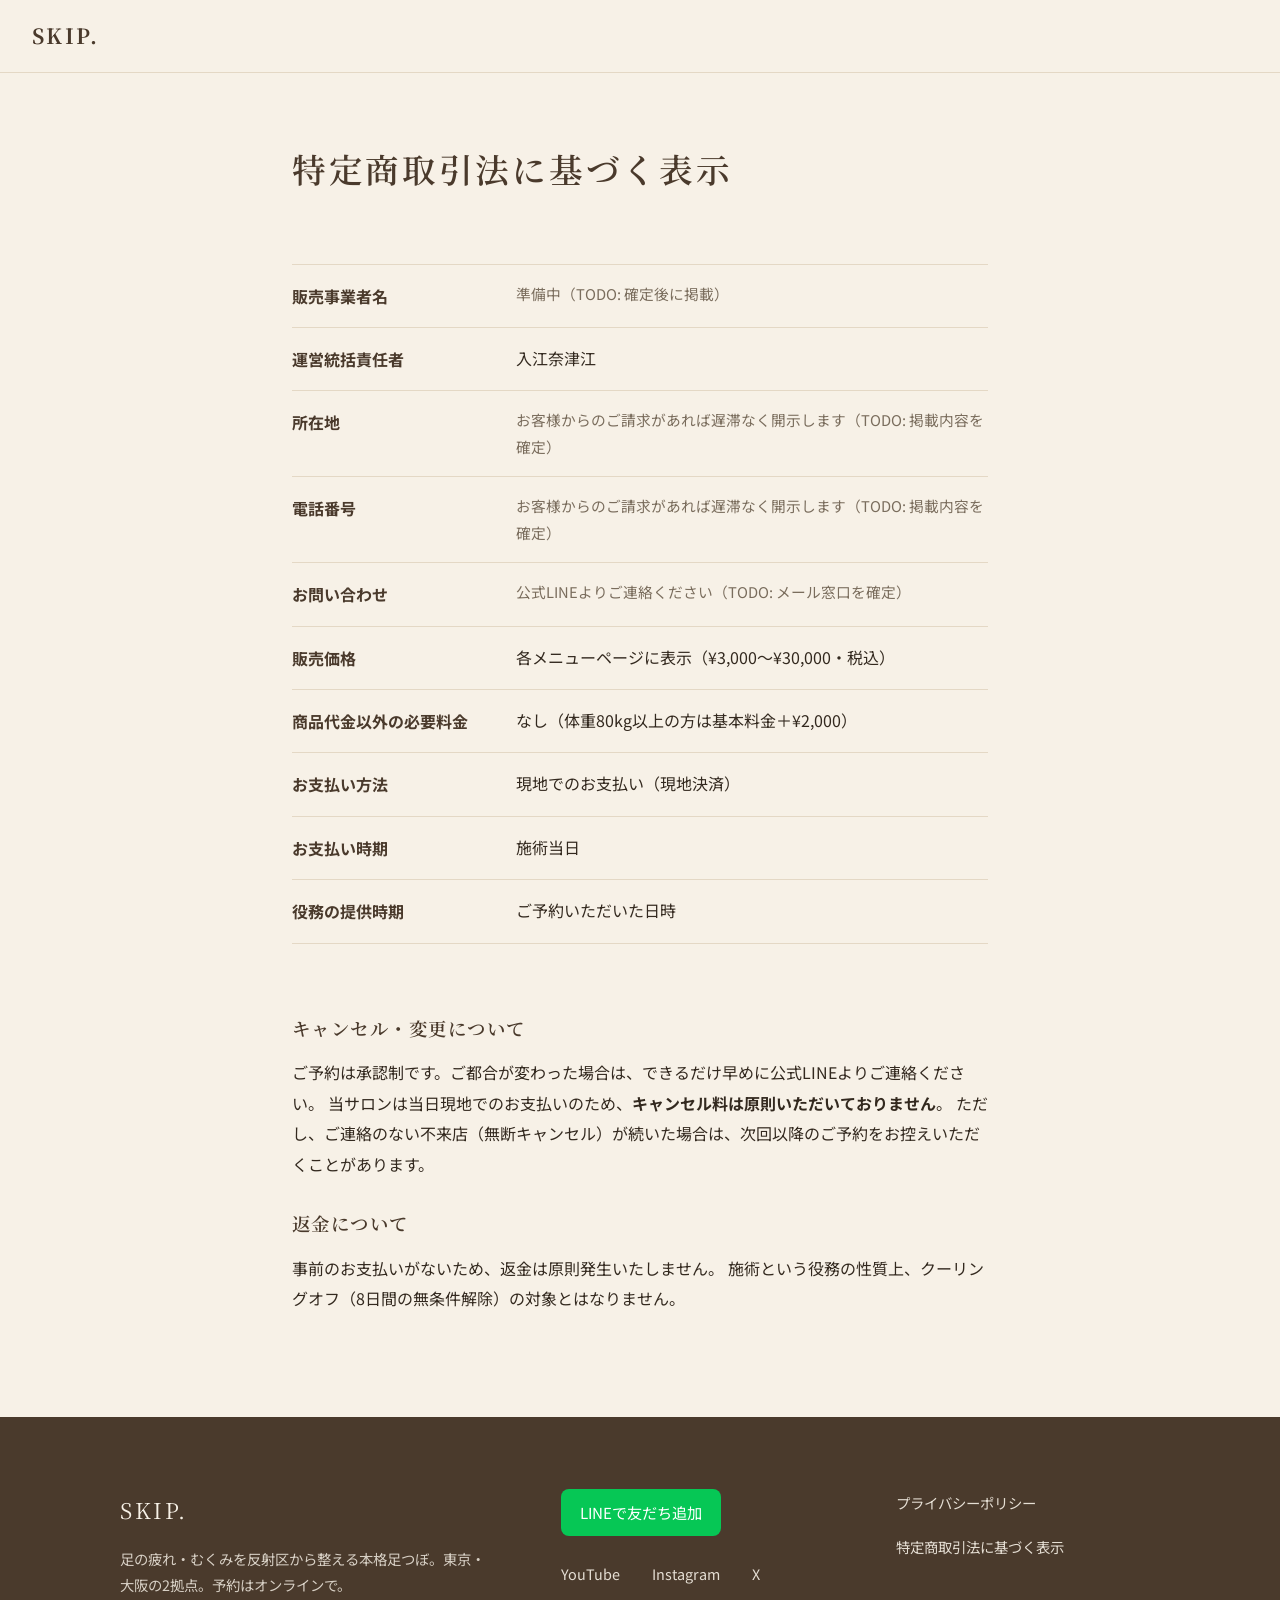
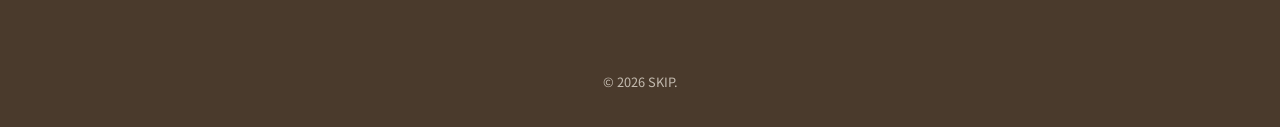
<file: tokushoho/index.html>
<!DOCTYPE html><html lang="ja"><head><meta charset="UTF-8"><meta name="viewport" content="width=device-width, initial-scale=1.0"><title>特定商取引法に基づく表示 | SKIP.</title><meta name="description" content="SKIP. の特定商取引法に基づく表示"><link rel="canonical" href="https://ashitsuboskip.com/tokushoho/"><link rel="icon" type="image/svg+xml" href="../favicon.svg"><!-- OGP（LINE/SNSで共有されたときのカード表示）。og:image は本人写真確定後に差し替え（TODO本人操作） --><meta property="og:type" content="website"><meta property="og:site_name" content="SKIP."><meta property="og:title" content="特定商取引法に基づく表示 | SKIP."><meta property="og:description" content="SKIP. の特定商取引法に基づく表示"><meta property="og:url" content="https://ashitsuboskip.com/tokushoho/"><meta property="og:locale" content="ja_JP"><meta name="twitter:card" content="summary"><link rel="preconnect" href="https://fonts.googleapis.com"><link rel="preconnect" href="https://fonts.gstatic.com" crossorigin><link href="https://fonts.googleapis.com/css2?family=Noto+Sans+JP:wght@400;500;700&family=Noto+Serif+JP:wght@500;600;700&display=swap" rel="stylesheet"><style>:root{--color-bg:#f7f1e7;--color-surface:#fffdf9;--color-primary:#6f5744;--color-primary-dark:#4a3a2c;--color-accent:#bf9a4e;--color-accent-soft:#e9dcc0;--color-text:#33291f;--color-text-muted:#7a6d5d;--color-border:#e4d8c5;--font-heading:"Noto Serif JP", "Hiragino Mincho ProN", "Yu Mincho", "YuMincho", serif;--font-base:"Noto Sans JP", system-ui, -apple-system, "Hiragino Kaku Gothic ProN", "Yu Gothic", sans-serif;--font-size-base:16px;--line-height-base:1.9;--tracking-wide:.08em;--content-max-width:1040px;--radius:8px;--radius-lg:20px;--space-xs:.5rem;--space-sm:1rem;--space-md:2rem;--space-lg:4.5rem;--space-xl:7rem;color-scheme:light;scroll-behavior:smooth}*{box-sizing:border-box}body{font-family:var(--font-base);font-size:var(--font-size-base);line-height:var(--line-height-base);color:var(--color-text);background:var(--color-bg);margin:0}h1,h2,h3{font-family:var(--font-heading);letter-spacing:var(--tracking-wide);color:var(--color-primary-dark);font-weight:600;line-height:1.4}img{max-width:100%;height:auto;display:block}a{color:inherit}.footer[data-astro-cid-nns7i3if]{background:var(--color-primary-dark);color:var(--color-bg);padding:var(--space-lg) var(--space-md) var(--space-md)}.footer__inner[data-astro-cid-nns7i3if]{max-width:var(--content-max-width);gap:var(--space-lg);grid-template-columns:1.4fr 1fr 1fr;align-items:start;margin:0 auto;display:grid}.footer__brand[data-astro-cid-nns7i3if]{font-family:var(--font-heading);letter-spacing:.12em;margin-bottom:var(--space-sm);font-size:1.35rem;display:block}.footer__tagline[data-astro-cid-nns7i3if]{opacity:.82;margin:0;font-size:.9rem;line-height:1.8}.footer__links[data-astro-cid-nns7i3if]{gap:var(--space-sm);flex-direction:column;align-items:flex-start;display:flex}.footer__cta[data-astro-cid-nns7i3if],.footer__review[data-astro-cid-nns7i3if]{border-radius:var(--radius);padding:.55rem 1.2rem;font-size:.95rem;text-decoration:none}.footer__cta[data-astro-cid-nns7i3if]{color:#fff;background:#06c755}.footer__review[data-astro-cid-nns7i3if]{background:var(--color-accent);color:var(--color-primary-dark)}.footer__sns[data-astro-cid-nns7i3if]{gap:var(--space-md);margin-top:var(--space-xs);display:flex}.footer__sns[data-astro-cid-nns7i3if] a[data-astro-cid-nns7i3if]{color:var(--color-bg);opacity:.9;border-bottom:1px solid #0000;font-size:.9rem;text-decoration:none}.footer__sns[data-astro-cid-nns7i3if] a[data-astro-cid-nns7i3if]:hover{border-bottom-color:var(--color-accent)}.footer__legal[data-astro-cid-nns7i3if]{gap:var(--space-sm);flex-direction:column;display:flex}.footer__legal[data-astro-cid-nns7i3if] a[data-astro-cid-nns7i3if]{color:var(--color-bg);opacity:.9;font-size:.9rem;text-decoration:none}.footer__legal[data-astro-cid-nns7i3if] a[data-astro-cid-nns7i3if]:hover{text-decoration:underline}.footer__copy[data-astro-cid-nns7i3if]{text-align:center;margin:var(--space-lg) 0 0;opacity:.7;font-size:.8rem}@media (width<=720px){.footer__inner[data-astro-cid-nns7i3if]{gap:var(--space-md);grid-template-columns:1fr}}
.legal-header[data-astro-cid-r7bdea6v]{padding:var(--space-sm) var(--space-md);border-bottom:1px solid var(--color-border)}.legal-header__brand[data-astro-cid-r7bdea6v]{font-family:var(--font-heading);letter-spacing:.12em;color:var(--color-primary-dark);font-size:1.3rem;font-weight:700;text-decoration:none}.legal[data-astro-cid-r7bdea6v]{max-width:760px;padding:var(--space-lg) var(--space-md);margin:0 auto}.legal__title[data-astro-cid-r7bdea6v]{margin:0 0 var(--space-lg);font-size:clamp(1.6rem,3vw,2.1rem)}.legal__dl[data-astro-cid-r7bdea6v]{margin:0 0 var(--space-lg);border-top:1px solid var(--color-border)}.legal__row[data-astro-cid-r7bdea6v]{gap:var(--space-md);padding:var(--space-sm) 0;border-bottom:1px solid var(--color-border);grid-template-columns:12rem 1fr;display:grid}.legal__row[data-astro-cid-r7bdea6v] dt[data-astro-cid-r7bdea6v]{color:var(--color-primary-dark);font-weight:700}.legal__row[data-astro-cid-r7bdea6v] dd[data-astro-cid-r7bdea6v]{margin:0;line-height:1.8}.legal__row[data-astro-cid-r7bdea6v] dd[data-astro-cid-r7bdea6v].is-todo{color:var(--color-text-muted);font-size:.92rem}.legal__section[data-astro-cid-r7bdea6v]{margin-bottom:var(--space-md)}.legal__section[data-astro-cid-r7bdea6v] h2[data-astro-cid-r7bdea6v]{margin:0 0 var(--space-sm);font-size:1.15rem}.legal__section[data-astro-cid-r7bdea6v] p[data-astro-cid-r7bdea6v]{line-height:1.9}@media (width<=720px){.legal__row[data-astro-cid-r7bdea6v]{gap:var(--space-xs);grid-template-columns:1fr}}
</style></head><body><header class="legal-header" data-astro-cid-r7bdea6v><a class="legal-header__brand" href="../" data-astro-cid-r7bdea6v>SKIP.</a></header><main class="legal" data-astro-cid-r7bdea6v><h1 class="legal__title" data-astro-cid-r7bdea6v>特定商取引法に基づく表示</h1><dl class="legal__dl" data-astro-cid-r7bdea6v><div class="legal__row" data-astro-cid-r7bdea6v><dt data-astro-cid-r7bdea6v>販売事業者名</dt><dd class="is-todo" data-astro-cid-r7bdea6v>準備中（TODO: 確定後に掲載）</dd></div><div class="legal__row" data-astro-cid-r7bdea6v><dt data-astro-cid-r7bdea6v>運営統括責任者</dt><dd data-astro-cid-r7bdea6v>入江奈津江</dd></div><div class="legal__row" data-astro-cid-r7bdea6v><dt data-astro-cid-r7bdea6v>所在地</dt><dd class="is-todo" data-astro-cid-r7bdea6v>お客様からのご請求があれば遅滞なく開示します（TODO: 掲載内容を確定）</dd></div><div class="legal__row" data-astro-cid-r7bdea6v><dt data-astro-cid-r7bdea6v>電話番号</dt><dd class="is-todo" data-astro-cid-r7bdea6v>お客様からのご請求があれば遅滞なく開示します（TODO: 掲載内容を確定）</dd></div><div class="legal__row" data-astro-cid-r7bdea6v><dt data-astro-cid-r7bdea6v>お問い合わせ</dt><dd class="is-todo" data-astro-cid-r7bdea6v>公式LINEよりご連絡ください（TODO: メール窓口を確定）</dd></div><div class="legal__row" data-astro-cid-r7bdea6v><dt data-astro-cid-r7bdea6v>販売価格</dt><dd data-astro-cid-r7bdea6v>各メニューページに表示（¥3,000〜¥30,000・税込）</dd></div><div class="legal__row" data-astro-cid-r7bdea6v><dt data-astro-cid-r7bdea6v>商品代金以外の必要料金</dt><dd data-astro-cid-r7bdea6v>なし（体重80kg以上の方は基本料金＋¥2,000）</dd></div><div class="legal__row" data-astro-cid-r7bdea6v><dt data-astro-cid-r7bdea6v>お支払い方法</dt><dd data-astro-cid-r7bdea6v>現地でのお支払い（現地決済）</dd></div><div class="legal__row" data-astro-cid-r7bdea6v><dt data-astro-cid-r7bdea6v>お支払い時期</dt><dd data-astro-cid-r7bdea6v>施術当日</dd></div><div class="legal__row" data-astro-cid-r7bdea6v><dt data-astro-cid-r7bdea6v>役務の提供時期</dt><dd data-astro-cid-r7bdea6v>ご予約いただいた日時</dd></div></dl><section class="legal__section" data-astro-cid-r7bdea6v><h2 data-astro-cid-r7bdea6v>キャンセル・変更について</h2><p data-astro-cid-r7bdea6v>ご予約は承認制です。ご都合が変わった場合は、できるだけ早めに公式LINEよりご連絡ください。 当サロンは当日現地でのお支払いのため、<strong data-astro-cid-r7bdea6v>キャンセル料は原則いただいておりません</strong>。 ただし、ご連絡のない不来店（無断キャンセル）が続いた場合は、次回以降のご予約をお控えいただくことがあります。</p></section><section class="legal__section" data-astro-cid-r7bdea6v><h2 data-astro-cid-r7bdea6v>返金について</h2><p data-astro-cid-r7bdea6v>事前のお支払いがないため、返金は原則発生いたしません。 施術という役務の性質上、クーリングオフ（8日間の無条件解除）の対象とはなりません。</p></section></main><footer class="footer" data-astro-cid-nns7i3if><div class="footer__inner" data-astro-cid-nns7i3if><div class="footer__brand-col" data-astro-cid-nns7i3if><span class="footer__brand" data-astro-cid-nns7i3if>SKIP.</span><p class="footer__tagline" data-astro-cid-nns7i3if>足の疲れ・むくみを反射区から整える本格足つぼ。東京・大阪の2拠点。予約はオンラインで。</p></div><div class="footer__links" data-astro-cid-nns7i3if><a class="footer__cta" href="https://lin.ee/WcDvA5I" target="_blank" rel="noopener noreferrer" data-astro-cid-nns7i3if>LINEで友だち追加</a><nav class="footer__sns" aria-label="SNS" data-astro-cid-nns7i3if><a href="https://www.youtube.com/channel/UCnagE2qfmnYJCE6eqJ1BgZA" target="_blank" rel="noopener noreferrer" data-astro-cid-nns7i3if>YouTube</a><a href="https://www.instagram.com/bikyakuclub" target="_blank" rel="noopener noreferrer" data-astro-cid-nns7i3if>Instagram</a><a href="https://x.com/ashitsuboskip" target="_blank" rel="noopener noreferrer" data-astro-cid-nns7i3if>X</a></nav></div><nav class="footer__legal" aria-label="規約・方針" data-astro-cid-nns7i3if><a href="../privacy/" data-astro-cid-nns7i3if>プライバシーポリシー</a><a href="../tokushoho/" data-astro-cid-nns7i3if>特定商取引法に基づく表示</a></nav></div><p class="footer__copy" data-astro-cid-nns7i3if>© 2026 SKIP.</p></footer></body></html>
</file>
<file: astro/index.B2bqiWtq.css>
.loctabs__nav[data-astro-cid-6bfkhflp]{gap:var(--space-xs);margin-bottom:var(--space-md);border-bottom:1px solid var(--color-border);justify-content:center;display:flex}.loctabs__tab[data-astro-cid-6bfkhflp]{appearance:none;cursor:pointer;font-family:var(--font-heading);letter-spacing:var(--tracking-wide);color:var(--color-text-muted);padding:var(--space-sm) var(--space-md);background:0 0;border:none;border-bottom:3px solid #0000;margin-bottom:-1px;font-size:1.05rem;transition:color .2s,border-color .2s}.loctabs__tab[data-astro-cid-6bfkhflp]:hover{color:var(--color-primary)}.loctabs__tab[data-astro-cid-6bfkhflp].is-active{color:var(--color-primary-dark);border-bottom-color:var(--color-accent)}.loctabs__panel[data-astro-cid-6bfkhflp]{display:none}.loctabs__panel[data-astro-cid-6bfkhflp].is-active{display:block}.stores-embed[data-astro-cid-4loeblxa]{border:1px solid var(--color-border);border-radius:var(--radius);background:var(--color-surface);width:100%;min-height:520px}.stores-embed__fallback[data-astro-cid-4loeblxa]{margin:var(--space-sm) 0 0;text-align:center;color:var(--color-text-muted);font-size:.85rem}.stores-embed--placeholder[data-astro-cid-4loeblxa]{text-align:center;justify-content:center;align-items:center;gap:var(--space-sm);padding:var(--space-lg) var(--space-md);color:var(--color-text-muted);border-style:dashed;flex-direction:column;display:flex}.stores-embed__label[data-astro-cid-4loeblxa]{font-family:var(--font-heading);color:var(--color-primary);margin:0;font-size:1.1rem}.stores-embed__todo[data-astro-cid-4loeblxa]{max-width:34rem;margin:0;font-size:.9rem}.stores-embed__todo[data-astro-cid-4loeblxa] code[data-astro-cid-4loeblxa]{background:var(--color-accent-soft);border-radius:4px;padding:.1em .4em}.menu-list[data-astro-cid-gxj5bkcp]{gap:var(--space-sm);flex-direction:column;margin:0;padding:0;list-style:none;display:flex}.menu-card[data-astro-cid-gxj5bkcp]{background:var(--color-surface);border:1px solid var(--color-border);border-radius:var(--radius);padding:var(--space-md)}.menu-card__head[data-astro-cid-gxj5bkcp]{justify-content:space-between;align-items:baseline;gap:var(--space-sm);flex-wrap:wrap;display:flex}.menu-card__name[data-astro-cid-gxj5bkcp]{color:var(--color-primary-dark);margin:0;font-size:1.15rem}.menu-card__sub[data-astro-cid-gxj5bkcp]{color:var(--color-text-muted);font-size:.9rem;font-family:var(--font-base)}.menu-card__price[data-astro-cid-gxj5bkcp]{font-family:var(--font-heading);color:var(--color-primary);white-space:nowrap;font-size:1.15rem}.menu-card__meta[data-astro-cid-gxj5bkcp]{margin:var(--space-xs) 0 0;color:var(--color-text-muted);font-size:.9rem}.menu-card__note[data-astro-cid-gxj5bkcp]{margin:var(--space-xs) 0 0;color:var(--color-text-muted);font-size:.85rem;line-height:1.7}.btn[data-astro-cid-lcdefpme]{font-family:var(--font-heading);letter-spacing:var(--tracking-wide);text-align:center;border-radius:var(--radius);background:var(--color-primary);color:#fff;padding:.9rem 2rem;text-decoration:none;transition:background .2s,transform .1s;display:inline-block}.btn[data-astro-cid-lcdefpme]:hover{background:var(--color-primary-dark)}.btn--lg[data-astro-cid-lcdefpme]{padding:.95rem 2.2rem;font-size:1.05rem;box-shadow:0 2px 10px #6f574424}.btn--sm[data-astro-cid-lcdefpme]{padding:.55rem 1.3rem;font-size:.95rem}.btn--line[data-astro-cid-lcdefpme]{background:#06c755}.btn--line[data-astro-cid-lcdefpme]:hover{background:#05a648}.btn--disabled[data-astro-cid-lcdefpme]{background:var(--color-border);color:var(--color-text-muted);cursor:not-allowed;font-size:.85rem}.site-header[data-astro-cid-lcdefpme]{z-index:10;padding:var(--space-sm) var(--space-md);backdrop-filter:blur(6px);border-bottom:1px solid var(--color-border);background:#f7f1e7e6;justify-content:space-between;align-items:center;display:flex;position:sticky;top:0}.site-header__brand[data-astro-cid-lcdefpme]{font-family:var(--font-heading);letter-spacing:.12em;color:var(--color-primary-dark);font-size:1.4rem;font-weight:700}.fv[data-astro-cid-lcdefpme]{padding:var(--space-xl) var(--space-md)}.fv__inner[data-astro-cid-lcdefpme]{max-width:var(--content-max-width);gap:var(--space-lg);grid-template-columns:1.05fr .95fr;align-items:center;margin:0 auto;display:grid}.fv__eyebrow[data-astro-cid-lcdefpme]{color:var(--color-accent);letter-spacing:.16em;margin:0 0 var(--space-sm);font-size:.85rem;font-weight:700}.fv__catch[data-astro-cid-lcdefpme]{margin:0 0 var(--space-md);word-break:keep-all;font-size:clamp(2.1rem,4.2vw,3.2rem)}.fv__catch-line[data-astro-cid-lcdefpme]{display:block}.fv__sub[data-astro-cid-lcdefpme]{color:var(--color-text-muted);margin:0 0 var(--space-lg);font-size:1.05rem}.fv__cta[data-astro-cid-lcdefpme]{align-items:center;gap:var(--space-md);flex-wrap:wrap;display:flex}.fv__trust[data-astro-cid-lcdefpme]{font-family:var(--font-heading);color:var(--color-text-muted);letter-spacing:var(--tracking-wide);font-size:.92rem}.fv__visual[data-astro-cid-lcdefpme]{aspect-ratio:4/5;border-radius:var(--radius-lg);background:linear-gradient(140deg, var(--color-accent-soft), var(--color-surface));border:1px solid var(--color-border);text-align:center;color:var(--color-text-muted);padding:var(--space-md);justify-content:center;align-items:center;display:flex}.fv__visual-note[data-astro-cid-lcdefpme]{font-size:.85rem;line-height:1.7}.fv__visual-note[data-astro-cid-lcdefpme] code[data-astro-cid-lcdefpme]{background:var(--color-surface);border-radius:4px;padding:.1em .4em}.reserve[data-astro-cid-lcdefpme]{padding:var(--space-xl) var(--space-md);background:var(--color-surface);border-top:1px solid var(--color-border)}.reserve__inner[data-astro-cid-lcdefpme]{max-width:var(--content-max-width);margin:0 auto}.section-title[data-astro-cid-lcdefpme]{text-align:center;margin:0 0 var(--space-md);font-size:clamp(1.6rem,3vw,2.2rem)}.section-title[data-astro-cid-lcdefpme]:after{content:"";background:var(--color-accent);width:48px;height:3px;margin:var(--space-sm) auto 0;display:block}.reserve__lead[data-astro-cid-lcdefpme]{text-align:center;color:var(--color-text-muted);margin:0 0 var(--space-lg)}.reserve__note[data-astro-cid-lcdefpme]{margin:0 0 var(--space-md);padding:var(--space-sm) var(--space-md);background:var(--color-accent-soft);border-left:3px solid var(--color-accent);border-radius:6px;font-size:.95rem;line-height:1.7}.reserve__line[data-astro-cid-lcdefpme]{text-align:center;margin-top:var(--space-lg)}.reserve__line-text[data-astro-cid-lcdefpme]{color:var(--color-text-muted);margin:0 0 var(--space-sm)}.problems__inner[data-astro-cid-lcdefpme],.features__inner[data-astro-cid-lcdefpme],.menu__inner[data-astro-cid-lcdefpme],.profile__inner[data-astro-cid-lcdefpme],.access__inner[data-astro-cid-lcdefpme],.faq__inner[data-astro-cid-lcdefpme]{max-width:var(--content-max-width);margin:0 auto}.problems[data-astro-cid-lcdefpme],.menu[data-astro-cid-lcdefpme],.faq[data-astro-cid-lcdefpme]{padding:var(--space-xl) var(--space-md)}.features[data-astro-cid-lcdefpme],.profile[data-astro-cid-lcdefpme],.access[data-astro-cid-lcdefpme]{padding:var(--space-xl) var(--space-md);background:var(--color-surface);border-top:1px solid var(--color-border)}.problems__list[data-astro-cid-lcdefpme]{gap:var(--space-sm);margin:0;grid-template-columns:repeat(2,1fr);max-width:780px;margin-inline:auto;padding:0;list-style:none;display:grid}.problems__item[data-astro-cid-lcdefpme]{background:var(--color-surface);border:1px solid var(--color-border);border-radius:var(--radius);padding:var(--space-sm) var(--space-md);color:var(--color-text);line-height:1.7}.problems__item[data-astro-cid-lcdefpme]:before{content:"";background:var(--color-accent);vertical-align:middle;border-radius:50%;width:6px;height:6px;margin-right:.7em;display:inline-block}.features__grid[data-astro-cid-lcdefpme]{gap:var(--space-md);grid-template-columns:repeat(3,1fr);display:grid}.feature-card[data-astro-cid-lcdefpme]{padding:var(--space-md) var(--space-sm) 0;border-top:2px solid var(--color-accent-soft)}.feature-card__title[data-astro-cid-lcdefpme]{margin:0 0 var(--space-sm);color:var(--color-primary-dark);font-size:1.1rem}.feature-card__body[data-astro-cid-lcdefpme]{color:var(--color-text-muted);margin:0;font-size:.95rem;line-height:1.8}.menu__note[data-astro-cid-lcdefpme]{margin:var(--space-md) 0 0;color:var(--color-text-muted);font-size:.85rem;line-height:1.8}.profile__inner[data-astro-cid-lcdefpme]{gap:var(--space-lg);grid-template-columns:.8fr 1.2fr;align-items:center;display:grid}.profile__photo[data-astro-cid-lcdefpme]{aspect-ratio:3/4;border-radius:var(--radius-lg);background:linear-gradient(140deg, var(--color-accent-soft), var(--color-bg));border:1px solid var(--color-border);text-align:center;color:var(--color-text-muted);padding:var(--space-md);justify-content:center;align-items:center;display:flex}.profile__photo-note[data-astro-cid-lcdefpme]{font-size:.85rem;line-height:1.7}.profile__photo-note[data-astro-cid-lcdefpme] code[data-astro-cid-lcdefpme]{background:var(--color-surface);border-radius:4px;padding:.1em .4em}.profile__eyebrow[data-astro-cid-lcdefpme]{color:var(--color-accent);letter-spacing:.16em;margin:0 0 var(--space-xs);font-size:.85rem;font-weight:700}.profile__name[data-astro-cid-lcdefpme]{margin:0 0 var(--space-md);font-size:clamp(1.6rem,3vw,2.1rem)}.profile__body[data-astro-cid-lcdefpme]{color:var(--color-text);margin:0;line-height:1.9}.access__panel[data-astro-cid-lcdefpme]{text-align:center}.access__area[data-astro-cid-lcdefpme]{font-size:1.15rem;font-family:var(--font-heading);margin:0 0 var(--space-xs);color:var(--color-primary-dark)}.access__note[data-astro-cid-lcdefpme]{color:var(--color-text-muted);margin:0 0 var(--space-sm)}.access__policy[data-astro-cid-lcdefpme]{max-width:40rem;margin:var(--space-xs) auto 0;color:var(--color-text-muted);font-size:.9rem;line-height:1.7}.faq__list[data-astro-cid-lcdefpme]{gap:var(--space-sm);flex-direction:column;max-width:780px;margin:0 auto;display:flex}.faq__item[data-astro-cid-lcdefpme]{background:var(--color-surface);border:1px solid var(--color-border);border-radius:var(--radius);padding:var(--space-sm) var(--space-md)}.faq__q[data-astro-cid-lcdefpme]{cursor:pointer;font-family:var(--font-heading);color:var(--color-primary-dark);padding:var(--space-xs) 0}.faq__a[data-astro-cid-lcdefpme]{margin:var(--space-sm) 0 var(--space-xs);color:var(--color-text);line-height:1.9}.world-line[data-astro-cid-lcdefpme]{text-align:center;color:var(--color-text-muted);font-family:var(--font-heading);letter-spacing:var(--tracking-wide);margin:0 0 var(--space-md);font-size:1rem}.reserve-float[data-astro-cid-lcdefpme]{right:16px;bottom:calc(16px + env(safe-area-inset-bottom,0px));z-index:50;font-family:var(--font-heading);letter-spacing:var(--tracking-wide);background:var(--color-primary);color:#fff;opacity:0;pointer-events:none;border-radius:999px;padding:.7rem 1.4rem;font-size:.95rem;text-decoration:none;transition:opacity .3s,transform .3s,background .2s;position:fixed;transform:translateY(12px);box-shadow:0 4px 16px #4a3a2c42}.reserve-float[data-astro-cid-lcdefpme].is-shown{opacity:.96;pointer-events:auto;transform:none}.reserve-float[data-astro-cid-lcdefpme]:hover{background:var(--color-primary-dark)}html.reveal-on .reveal[data-astro-cid-lcdefpme]{opacity:0;transition:opacity .7s,transform .7s;transform:translateY(18px)}html.reveal-on .reveal[data-astro-cid-lcdefpme].is-in{opacity:1;transform:none}@media (prefers-reduced-motion:reduce){.reserve-float[data-astro-cid-lcdefpme]{transition:opacity .2s}html.reveal-on .reveal[data-astro-cid-lcdefpme]{transition:none}}@media (width<=720px){.fv__inner[data-astro-cid-lcdefpme]{gap:var(--space-md);grid-template-columns:1fr}.fv__visual[data-astro-cid-lcdefpme]{order:-1}.features__grid[data-astro-cid-lcdefpme],.problems__list[data-astro-cid-lcdefpme]{grid-template-columns:1fr}.profile__inner[data-astro-cid-lcdefpme]{gap:var(--space-md);grid-template-columns:1fr}.profile__photo[data-astro-cid-lcdefpme]{max-width:320px;margin:0 auto}}
</file>
